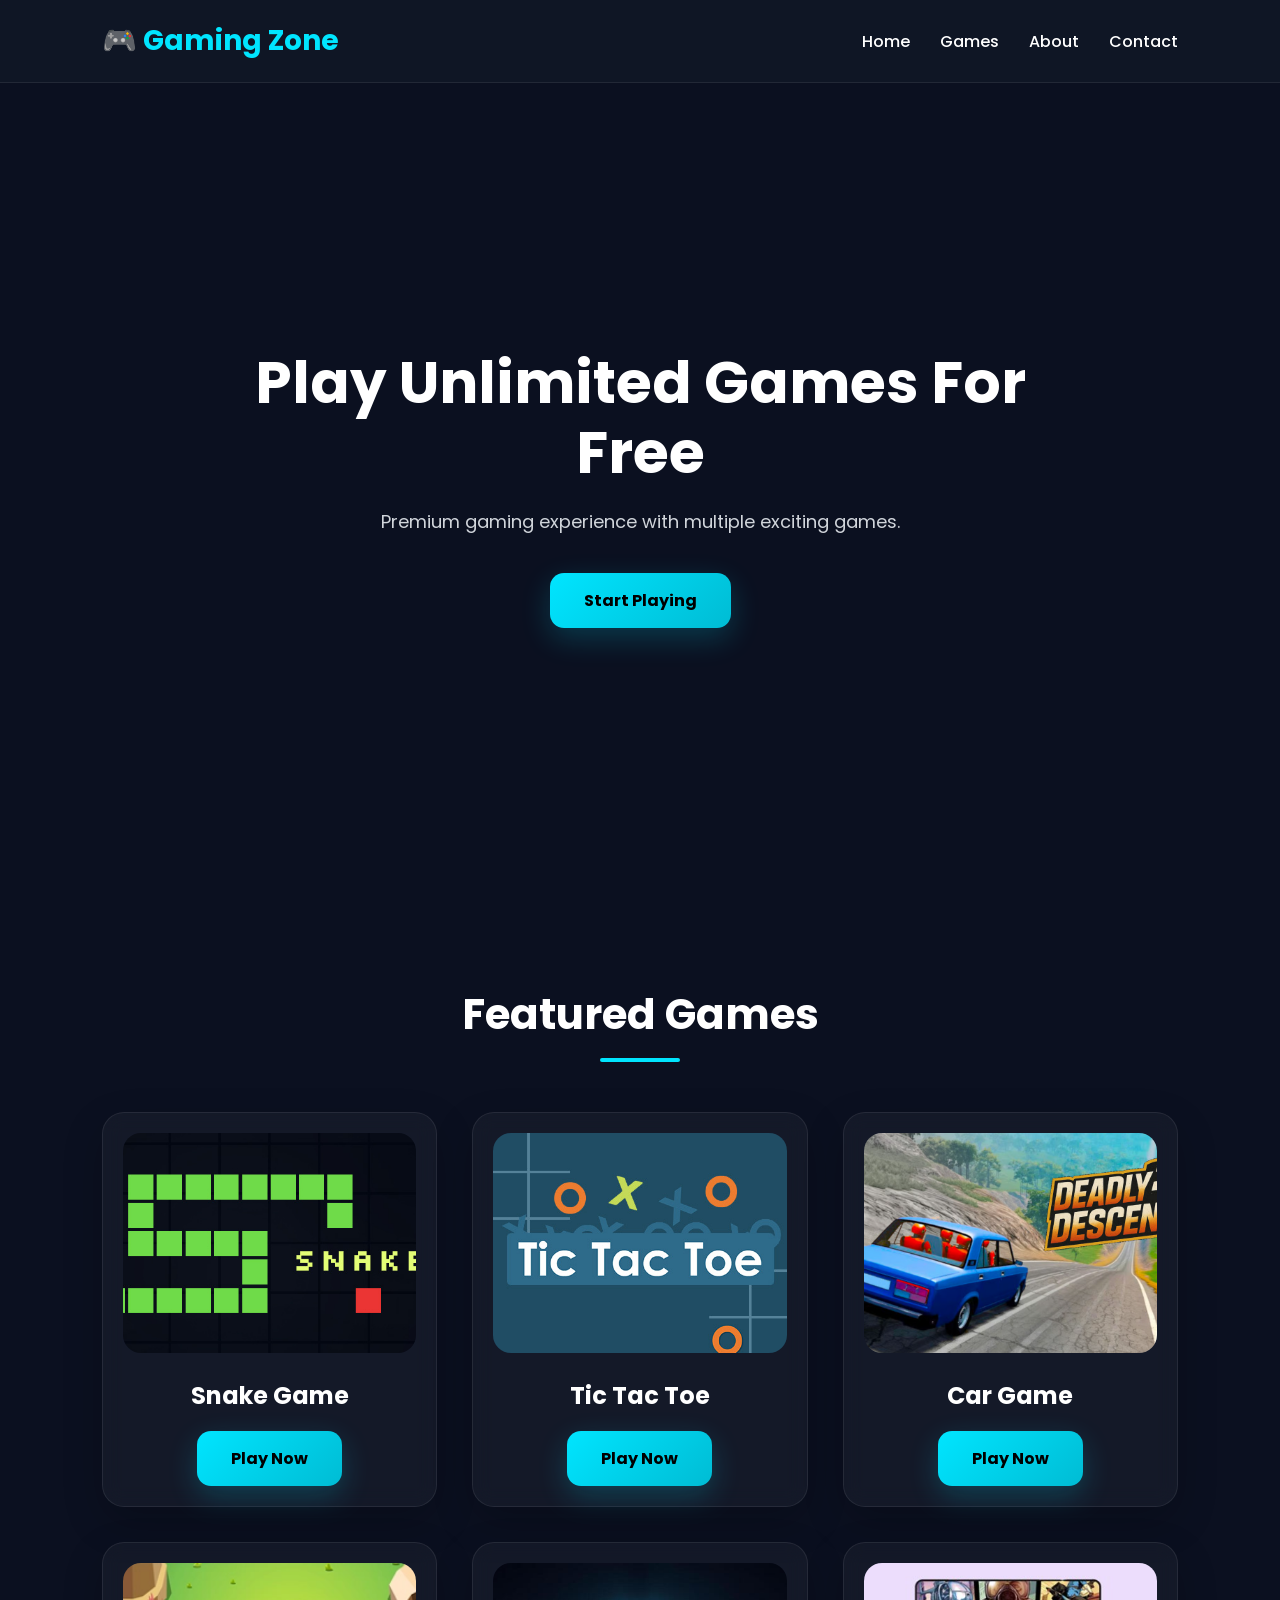
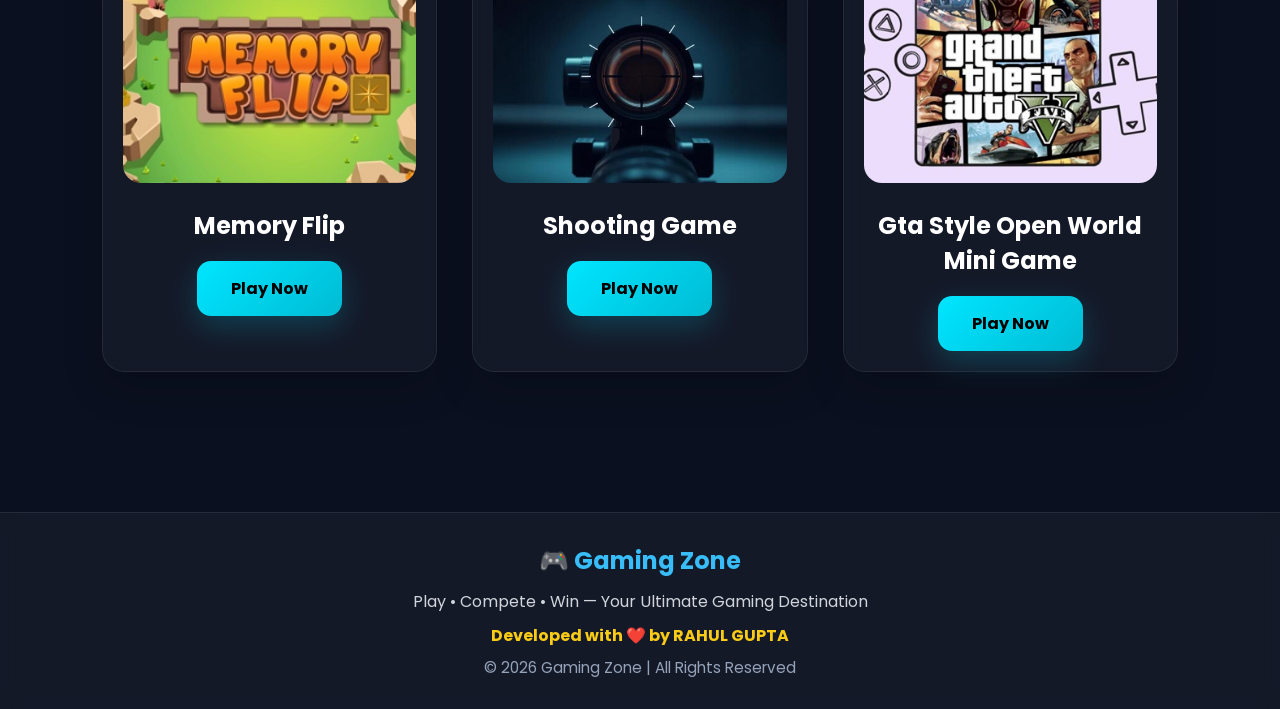
<file: index.html>
<!doctype html>
<html lang="en">
  <head>
    <meta charset="UTF-8" />
    <meta name="viewport" content="width=device-width, initial-scale=1.0" />
    <title>Ultimate Gaming Zone</title>
    <link rel="stylesheet" href="css/style.css" />
  </head>
  <body>
    <header>
      <nav class="navbar">
        <h1 class="logo">🎮 Gaming Zone</h1>
        <ul class="nav-links">
          <li><a href="index.html">Home</a></li>
          <li><a href="games.html">Games</a></li>
          <li><a href="about.html">About</a></li>
          <li><a href="contact.html">Contact</a></li>
        </ul>
      </nav>
    </header>

    <section class="hero">
      <div class="hero-content">
        <h2>Play Unlimited Games For Free</h2>
        <p>Premium gaming experience with multiple exciting games.</p>
        <a href="games.html" class="btn">Start Playing</a>
      </div>
    </section>

    <section class="featured">
      <h2>Featured Games</h2>
      <div class="game-grid">
        <div class="game-card">
          <img src="Snake_OG-logo.jpg" alt="Game" />
          <h3>Snake Game</h3>
          <a href="games/snake-game/snake-game.html" class="btn">Play Now</a>
        </div>

        <div class="game-card">
          <img src="TicTacToe.jpg" alt="Game" />
          <h3>Tic Tac Toe</h3>
          <a href="games/Tic Tac Toe/Tic Tac Toe.html" class="btn">Play Now</a>
        </div>

        <div class="game-card">
          <img src="carImg.avif" alt="Game" />
          <h3>Car Game</h3>
          <a href="games/car/car.html" class="btn">Play Now</a>
        </div>

        <div class="game-card">
          <img src="memoryflip.webp" alt="Game" />
          <h3>Memory Flip</h3>
          <a href="games/Memory Card/Memory Card.html" class="btn">Play Now</a>
        </div>

        <div class="game-card">
          <img src="shootingImg.jpeg" alt="Game" />
          <h3>Shooting Game</h3>
          <a href="games/Shooting/Shooting.html" class="btn">Play Now</a>
        </div>

        <div class="game-card">
          <img src="GTAImg.jpg" alt="Game" />
          <h3>Gta Style Open World Mini Game</h3>
          <a
            href="games/Gta Style Open World Mini Game/Gta Style.html"
            class="btn"
            >Play Now</a
          >
        </div>
      </div>
    </section>

    <footer>
      <div
        style="
          padding: 30px 20px;
          text-align: center;
          background: rgba(255, 255, 255, 0.04);
          border-top: 1px solid rgba(255, 255, 255, 0.08);
          backdrop-filter: blur(10px);
        "
      >
        <h3 style="color: #38bdf8; margin-bottom: 10px; font-size: 1.5rem">
          🎮 Gaming Zone
        </h3>
        <p style="color: #d1d5db; margin-bottom: 8px; line-height: 1.7">
          Play • Compete • Win — Your Ultimate Gaming Destination
        </p>
        <p style="color: #facc15; font-weight: bold; margin-bottom: 8px">
          Developed with ❤️ by RAHUL GUPTA
        </p>
        <p style="color: #94a3b8; font-size: 0.95rem">
          © 2026 Gaming Zone | All Rights Reserved
        </p>
      </div>
    </footer>

    <script src="js/script.js"></script>
  </body>
</html>
</file>
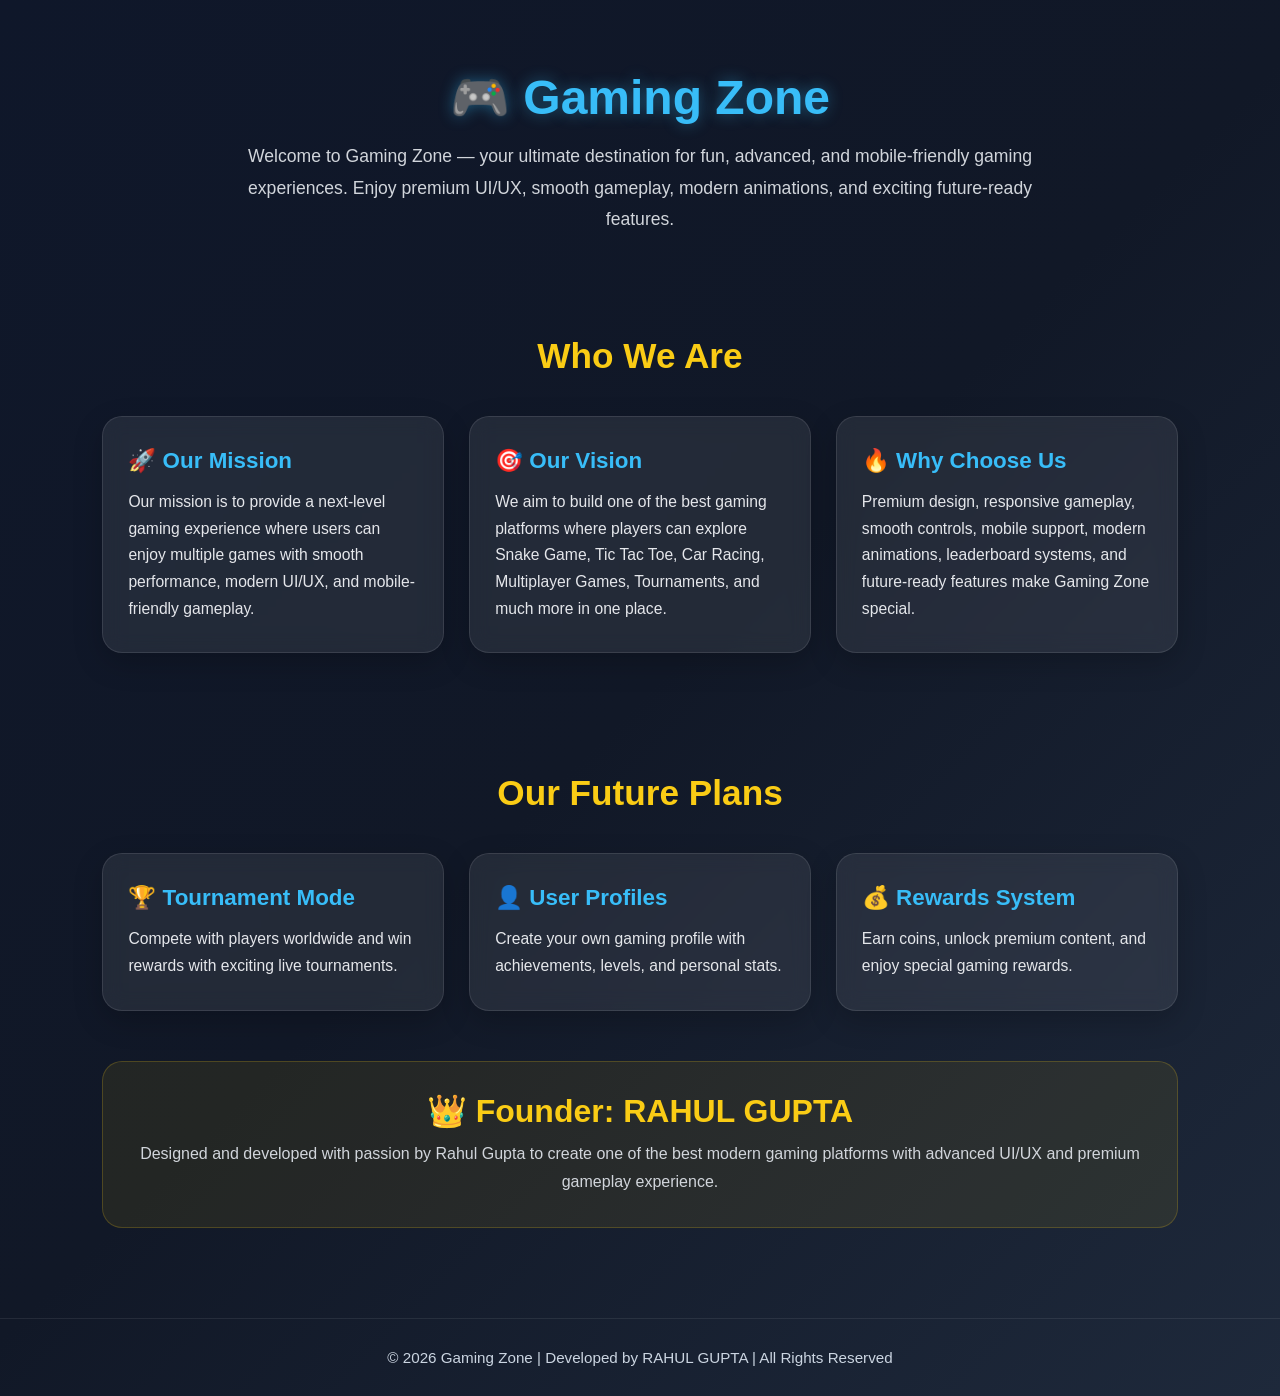
<file: about.html>
<!doctype html>
<html lang="en">
  <head>
    <meta charset="UTF-8" />
    <meta name="viewport" content="width=device-width, initial-scale=1.0" />
    <title>About Us | Gaming Zone</title>

    <style>
      * {
        margin: 0;
        padding: 0;
        box-sizing: border-box;
        font-family: Arial, sans-serif;
      }

      body {
        background: linear-gradient(135deg, #0f172a, #111827, #1e293b);
        color: white;
        min-height: 100vh;
      }

      .hero {
        text-align: center;
        padding: 70px 20px 40px;
      }

      .hero h1 {
        font-size: 3rem;
        margin-bottom: 15px;
        color: #38bdf8;
        text-shadow: 0 0 15px rgba(56, 189, 248, 0.4);
      }

      .hero p {
        max-width: 800px;
        margin: auto;
        font-size: 1.1rem;
        line-height: 1.8;
        color: #d1d5db;
      }

      section {
        padding: 60px 8%;
      }

      h2 {
        text-align: center;
        font-size: 2.2rem;
        margin-bottom: 40px;
        color: #facc15;
      }

      .game-grid {
        display: grid;
        grid-template-columns: repeat(auto-fit, minmax(280px, 1fr));
        gap: 25px;
      }

      .game-card {
        background: rgba(255, 255, 255, 0.08);
        border: 1px solid rgba(255, 255, 255, 0.1);
        border-radius: 20px;
        padding: 30px 25px;
        backdrop-filter: blur(10px);
        transition: 0.4s ease;
        box-shadow: 0 10px 30px rgba(0, 0, 0, 0.2);
      }

      .game-card:hover {
        transform: translateY(-10px);
        box-shadow: 0 15px 35px rgba(56, 189, 248, 0.25);
        border-color: rgba(56, 189, 248, 0.4);
      }

      .game-card h3 {
        font-size: 1.4rem;
        margin-bottom: 15px;
        color: #38bdf8;
      }

      .game-card p {
        line-height: 1.7;
        color: #e5e7eb;
        font-size: 0.98rem;
      }

      .owner-box {
        margin-top: 50px;
        text-align: center;
        padding: 30px;
        border-radius: 20px;
        background: rgba(250, 204, 21, 0.08);
        border: 1px solid rgba(250, 204, 21, 0.2);
      }

      .owner-box h3 {
        font-size: 2rem;
        color: #facc15;
        margin-bottom: 10px;
      }

      .owner-box p {
        color: #d1d5db;
        font-size: 1rem;
        line-height: 1.8;
      }

      footer {
        text-align: center;
        padding: 30px 20px;
        margin-top: 30px;
        border-top: 1px solid rgba(255, 255, 255, 0.08);
        color: #cbd5e1;
        font-size: 0.95rem;
      }

      @media (max-width: 768px) {
        .hero h1 {
          font-size: 2.2rem;
        }

        h2 {
          font-size: 1.8rem;
        }

        .game-card {
          padding: 24px 20px;
        }
      }
    </style>
  </head>
  <body>
    <div class="hero">
      <h1>🎮 Gaming Zone</h1>
      <p>
        Welcome to Gaming Zone — your ultimate destination for fun, advanced,
        and mobile-friendly gaming experiences. Enjoy premium UI/UX, smooth
        gameplay, modern animations, and exciting future-ready features.
      </p>
    </div>

    <section>
      <h2>Who We Are</h2>

      <div class="game-grid">
        <div class="game-card">
          <h3>🚀 Our Mission</h3>
          <p>
            Our mission is to provide a next-level gaming experience where users
            can enjoy multiple games with smooth performance, modern UI/UX, and
            mobile-friendly gameplay.
          </p>
        </div>

        <div class="game-card">
          <h3>🎯 Our Vision</h3>
          <p>
            We aim to build one of the best gaming platforms where players can
            explore Snake Game, Tic Tac Toe, Car Racing, Multiplayer Games,
            Tournaments, and much more in one place.
          </p>
        </div>

        <div class="game-card">
          <h3>🔥 Why Choose Us</h3>
          <p>
            Premium design, responsive gameplay, smooth controls, mobile
            support, modern animations, leaderboard systems, and future-ready
            features make Gaming Zone special.
          </p>
        </div>
      </div>
    </section>

    <section>
      <h2>Our Future Plans</h2>

      <div class="game-grid">
        <div class="game-card">
          <h3>🏆 Tournament Mode</h3>
          <p>
            Compete with players worldwide and win rewards with exciting live
            tournaments.
          </p>
        </div>

        <div class="game-card">
          <h3>👤 User Profiles</h3>
          <p>
            Create your own gaming profile with achievements, levels, and
            personal stats.
          </p>
        </div>

        <div class="game-card">
          <h3>💰 Rewards System</h3>
          <p>
            Earn coins, unlock premium content, and enjoy special gaming
            rewards.
          </p>
        </div>
      </div>

      <div class="owner-box">
        <h3>👑 Founder: RAHUL GUPTA</h3>
        <p>
          Designed and developed with passion by Rahul Gupta to create one of
          the best modern gaming platforms with advanced UI/UX and premium
          gameplay experience.
        </p>
      </div>
    </section>

    <footer>
      <p>© 2026 Gaming Zone | Developed by RAHUL GUPTA | All Rights Reserved</p>
    </footer>
  </body>
</html>
</file>
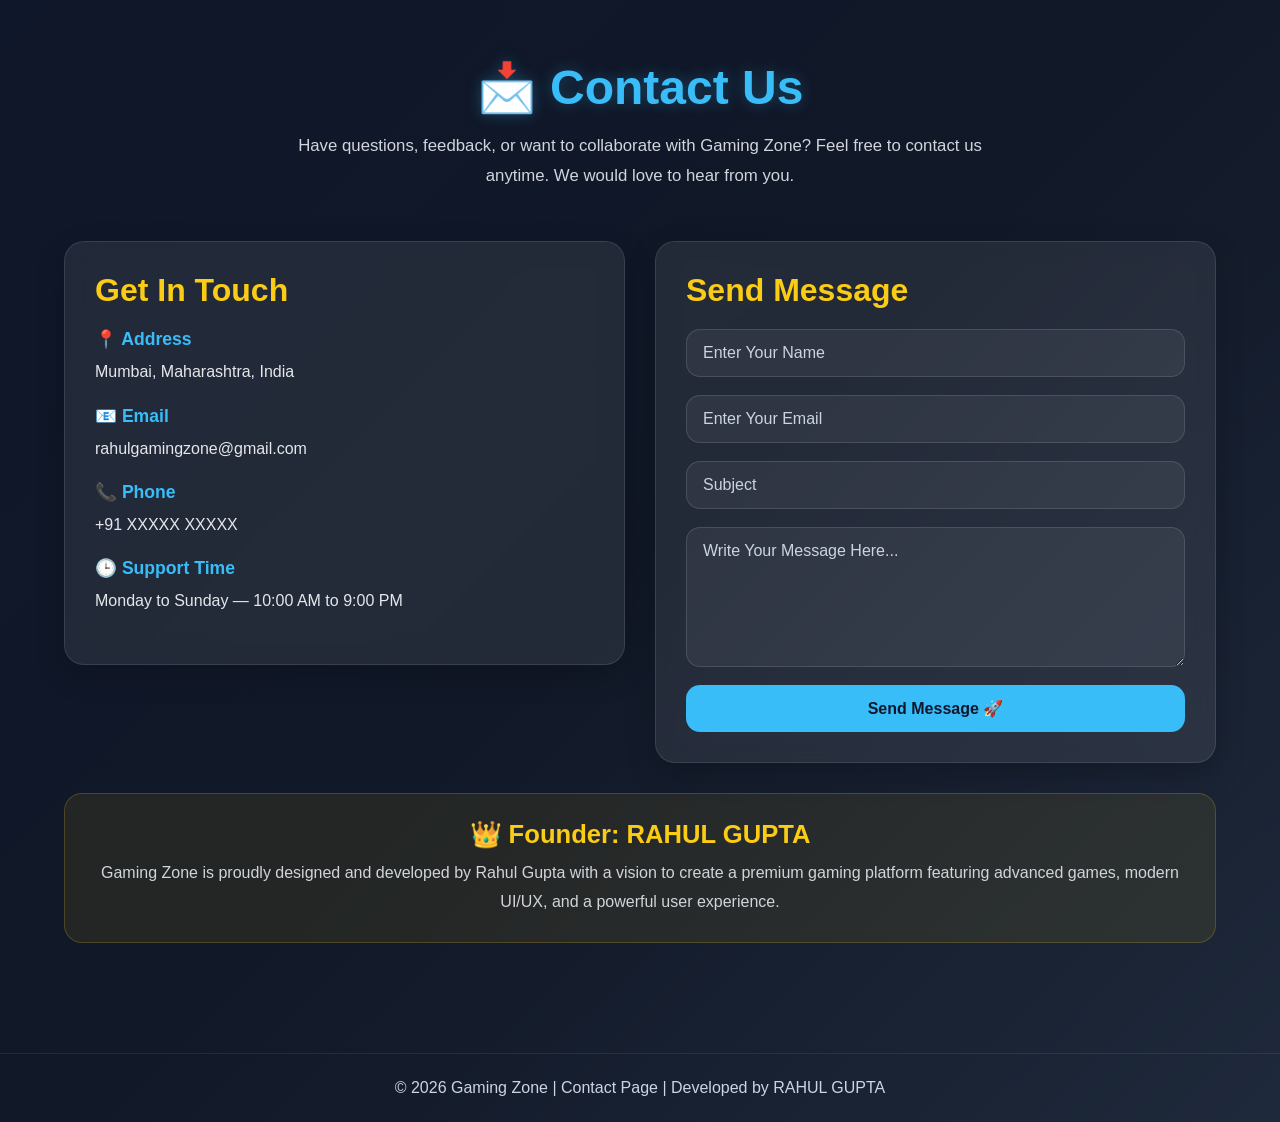
<file: contact.html>
<!doctype html>
<html lang="en">
  <head>
    <meta charset="UTF-8" />
    <meta name="viewport" content="width=device-width, initial-scale=1.0" />
    <title>Contact Us | Gaming Zone</title>

    <style>
      * {
        margin: 0;
        padding: 0;
        box-sizing: border-box;
        font-family: Arial, sans-serif;
      }

      body {
        background: linear-gradient(135deg, #0f172a, #111827, #1e293b);
        color: white;
        min-height: 100vh;
      }

      .container {
        width: 90%;
        max-width: 1200px;
        margin: auto;
        padding: 60px 0;
      }

      .hero {
        text-align: center;
        margin-bottom: 50px;
      }

      .hero h1 {
        font-size: 3rem;
        color: #38bdf8;
        margin-bottom: 15px;
        text-shadow: 0 0 15px rgba(56, 189, 248, 0.3);
      }

      .hero p {
        color: #d1d5db;
        max-width: 750px;
        margin: auto;
        line-height: 1.8;
        font-size: 1.05rem;
      }

      .contact-wrapper {
        display: grid;
        grid-template-columns: repeat(auto-fit, minmax(320px, 1fr));
        gap: 30px;
        align-items: start;
      }

      .card {
        background: rgba(255, 255, 255, 0.08);
        border: 1px solid rgba(255, 255, 255, 0.1);
        border-radius: 20px;
        padding: 30px;
        backdrop-filter: blur(10px);
        box-shadow: 0 10px 30px rgba(0, 0, 0, 0.2);
      }

      .card h2 {
        color: #facc15;
        margin-bottom: 20px;
        font-size: 2rem;
      }

      .info-box {
        margin-bottom: 20px;
      }

      .info-box h3 {
        color: #38bdf8;
        margin-bottom: 8px;
        font-size: 1.1rem;
      }

      .info-box p {
        color: #e5e7eb;
        line-height: 1.7;
      }

      form {
        display: flex;
        flex-direction: column;
        gap: 18px;
      }

      input,
      textarea {
        width: 100%;
        padding: 14px 16px;
        border: 1px solid rgba(255, 255, 255, 0.12);
        border-radius: 14px;
        background: rgba(255, 255, 255, 0.06);
        color: white;
        outline: none;
        font-size: 1rem;
      }

      input::placeholder,
      textarea::placeholder {
        color: #cbd5e1;
      }

      textarea {
        min-height: 140px;
        resize: vertical;
      }

      button {
        padding: 14px;
        border: none;
        border-radius: 14px;
        background: #38bdf8;
        color: #0f172a;
        font-size: 1rem;
        font-weight: bold;
        cursor: pointer;
        transition: 0.3s;
      }

      button:hover {
        transform: translateY(-3px);
        box-shadow: 0 10px 25px rgba(56, 189, 248, 0.3);
      }

      .owner-box {
        margin-top: 30px;
        text-align: center;
        padding: 25px;
        border-radius: 18px;
        background: rgba(250, 204, 21, 0.08);
        border: 1px solid rgba(250, 204, 21, 0.2);
      }

      .owner-box h3 {
        color: #facc15;
        margin-bottom: 10px;
        font-size: 1.6rem;
      }

      .owner-box p {
        color: #d1d5db;
        line-height: 1.8;
      }

      footer {
        text-align: center;
        padding: 25px;
        border-top: 1px solid rgba(255, 255, 255, 0.08);
        color: #cbd5e1;
        margin-top: 50px;
      }

      @media (max-width: 768px) {
        .hero h1 {
          font-size: 2.2rem;
        }

        .card h2 {
          font-size: 1.6rem;
        }
      }
    </style>
  </head>
  <body>
    <div class="container">
      <div class="hero">
        <h1>📩 Contact Us</h1>
        <p>
          Have questions, feedback, or want to collaborate with Gaming Zone?
          Feel free to contact us anytime. We would love to hear from you.
        </p>
      </div>

      <div class="contact-wrapper">
        <div class="card">
          <h2>Get In Touch</h2>

          <div class="info-box">
            <h3>📍 Address</h3>
            <p>Mumbai, Maharashtra, India</p>
          </div>

          <div class="info-box">
            <h3>📧 Email</h3>
            <p>rahulgamingzone@gmail.com</p>
          </div>

          <div class="info-box">
            <h3>📞 Phone</h3>
            <p>+91 XXXXX XXXXX</p>
          </div>

          <div class="info-box">
            <h3>🕒 Support Time</h3>
            <p>Monday to Sunday — 10:00 AM to 9:00 PM</p>
          </div>
        </div>

        <div class="card">
          <h2>Send Message</h2>

          <form>
            <input type="text" placeholder="Enter Your Name" required />
            <input type="email" placeholder="Enter Your Email" required />
            <input type="text" placeholder="Subject" required />
            <textarea placeholder="Write Your Message Here..."></textarea>
            <button type="submit">Send Message 🚀</button>
          </form>
        </div>
      </div>

      <div class="owner-box">
        <h3>👑 Founder: RAHUL GUPTA</h3>
        <p>
          Gaming Zone is proudly designed and developed by Rahul Gupta with a
          vision to create a premium gaming platform featuring advanced games,
          modern UI/UX, and a powerful user experience.
        </p>
      </div>
    </div>

    <footer>
      <p>© 2026 Gaming Zone | Contact Page | Developed by RAHUL GUPTA</p>
    </footer>
  </body>
</html>
</file>
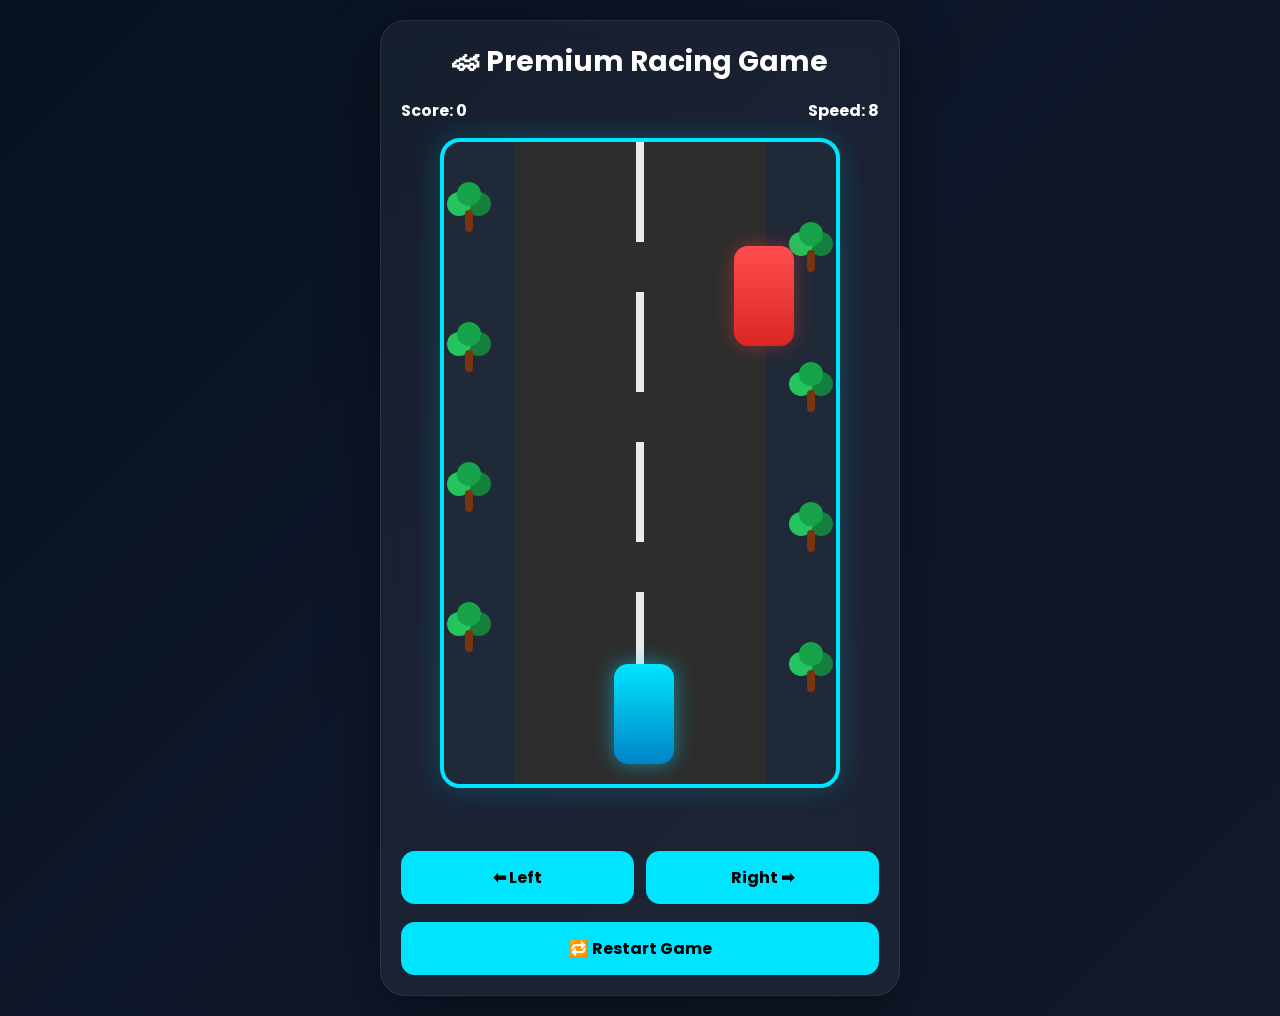
<file: games/car/car.html>
<!doctype html>
<html lang="en">
  <head>
    <meta charset="UTF-8" />
    <meta name="viewport" content="width=device-width, initial-scale=1.0" />
    <title>Advanced Car Racing Game</title>

    <style>
      @import url("https://fonts.googleapis.com/css2?family=Poppins:wght@400;500;600;700&display=swap");

      * {
        margin: 0;
        padding: 0;
        box-sizing: border-box;
        font-family: "Poppins", sans-serif;
      }

      body {
        background: linear-gradient(135deg, #07111f, #0f172a, #111827);
        min-height: 100vh;
        display: flex;
        justify-content: center;
        align-items: center;
        padding: 20px;
        color: #fff;
      }

      .game-box {
        width: 100%;
        max-width: 520px;
        background: rgba(255, 255, 255, 0.05);
        border: 1px solid rgba(255, 255, 255, 0.08);
        backdrop-filter: blur(14px);
        border-radius: 25px;
        padding: 20px;
        box-shadow: 0 20px 60px rgba(0, 0, 0, 0.4);
        text-align: center;
      }

      h1 {
        font-size: 28px;
        margin-bottom: 15px;
      }

      .top-bar {
        display: flex;
        justify-content: space-between;
        margin-bottom: 15px;
        font-weight: 700;
        font-size: 16px;
      }

      .game-area {
        position: relative;
        width: 100%;
        max-width: 400px;
        height: 650px;
        margin: auto;
        overflow: hidden;
        border-radius: 20px;
        border: 4px solid #00e5ff;
        background: linear-gradient(
          to right,
          #1f2937 0%,
          #1f2937 18%,
          #2d2d2d 18%,
          #2d2d2d 82%,
          #1f2937 82%,
          #1f2937 100%
        );
        box-shadow: 0 0 30px rgba(0, 229, 255, 0.2);
      }

      /* Road center lines */
      .road-line {
        position: absolute;
        width: 8px;
        height: 100px;
        background: white;
        left: 50%;
        transform: translateX(-50%);
        opacity: 0.9;
      }

      /* Trees */
      .tree {
        position: absolute;
        width: 30px;
        height: 50px;
      }

      .tree::before {
        content: "";
        position: absolute;
        width: 24px;
        height: 24px;
        background: #16a34a;
        border-radius: 50%;
        top: 0;
        left: 3px;
        box-shadow:
          -10px 10px #22c55e,
          10px 10px #15803d;
      }

      .tree::after {
        content: "";
        position: absolute;
        width: 8px;
        height: 22px;
        background: #78350f;
        bottom: 0;
        left: 11px;
        border-radius: 4px;
      }

      .player-car {
        position: absolute;
        width: 60px;
        height: 100px;
        bottom: 20px;
        left: 170px;
        border-radius: 14px;
        background: linear-gradient(to bottom, #00e5ff, #0284c7);
        box-shadow: 0 0 20px rgba(0, 229, 255, 0.5);
      }

      .enemy-car {
        position: absolute;
        width: 60px;
        height: 100px;
        top: -120px;
        left: 170px;
        border-radius: 14px;
        background: linear-gradient(to bottom, #ff4d4d, #dc2626);
        box-shadow: 0 0 20px rgba(255, 59, 59, 0.4);
      }

      .controls {
        display: flex;
        gap: 12px;
        margin-top: 18px;
      }

      button {
        flex: 1;
        padding: 14px;
        border: none;
        border-radius: 14px;
        background: #00e5ff;
        color: #000;
        font-weight: 700;
        font-size: 16px;
        cursor: pointer;
        transition: 0.3s;
      }

      button:hover {
        transform: translateY(-3px);
      }

      .game-over {
        margin-top: 15px;
        color: #ff4d4d;
        font-weight: 700;
        min-height: 30px;
        font-size: 18px;
      }

      @media (max-width: 600px) {
        .game-area {
          height: 520px;
        }

        .player-car,
        .enemy-car {
          width: 52px;
          height: 90px;
        }

        h1 {
          font-size: 22px;
        }
      }
    </style>
  </head>
  <body>
    <div class="game-box">
      <h1>🏎 Premium Racing Game</h1>

      <div class="top-bar">
        <div>Score: <span id="score">0</span></div>
        <div>Speed: <span id="speed">8</span></div>
      </div>

      <div class="game-area" id="gameArea">
        <!-- Road Lines -->
        <div class="road-line" style="top: 0px"></div>
        <div class="road-line" style="top: 150px"></div>
        <div class="road-line" style="top: 300px"></div>
        <div class="road-line" style="top: 450px"></div>

        <!-- Trees Left -->
        <div class="tree" style="left: 10px; top: 40px"></div>
        <div class="tree" style="left: 10px; top: 180px"></div>
        <div class="tree" style="left: 10px; top: 320px"></div>
        <div class="tree" style="left: 10px; top: 460px"></div>

        <!-- Trees Right -->
        <div class="tree" style="right: 10px; top: 80px"></div>
        <div class="tree" style="right: 10px; top: 220px"></div>
        <div class="tree" style="right: 10px; top: 360px"></div>
        <div class="tree" style="right: 10px; top: 500px"></div>

        <div class="player-car" id="playerCar"></div>
        <div class="enemy-car" id="enemyCar"></div>
      </div>

      <div class="game-over" id="gameOver"></div>

      <div class="controls">
        <button onclick="moveLeft()">⬅ Left</button>
        <button onclick="moveRight()">Right ➡</button>
      </div>

      <div class="controls">
        <button onclick="restartGame()">🔁 Restart Game</button>
      </div>
    </div>

    <script>
      const playerCar = document.getElementById("playerCar");
      const enemyCar = document.getElementById("enemyCar");
      const scoreEl = document.getElementById("score");
      const speedEl = document.getElementById("speed");
      const gameOverEl = document.getElementById("gameOver");

      let playerX = 170;
      let enemyY = -120;
      let enemyX = randomLane();
      let score = 0;
      let speed = 8; // faster start
      let gameRunning = true;

      function randomLane() {
        const lanes = [50, 170, 290];
        return lanes[Math.floor(Math.random() * lanes.length)];
      }

      function moveLeft() {
        if (playerX > 50) {
          playerX -= 120;
          playerCar.style.left = playerX + "px";
        }
      }

      function moveRight() {
        if (playerX < 290) {
          playerX += 120;
          playerCar.style.left = playerX + "px";
        }
      }

      document.addEventListener("keydown", (e) => {
        if (e.key === "ArrowLeft") moveLeft();
        if (e.key === "ArrowRight") moveRight();
      });

      function checkCollision() {
        if (enemyY > 460 && enemyY < 560 && enemyX === playerX) {
          gameOver();
        }
      }

      function gameOver() {
        gameRunning = false;
        gameOverEl.innerText = "💀 Game Over! Restart and race again!";
      }

      function restartGame() {
        playerX = 170;
        enemyY = -120;
        enemyX = randomLane();
        score = 0;
        speed = 8;
        gameRunning = true;

        playerCar.style.left = playerX + "px";
        enemyCar.style.left = enemyX + "px";
        enemyCar.style.top = enemyY + "px";

        scoreEl.innerText = score;
        speedEl.innerText = speed;
        gameOverEl.innerText = "";

        requestAnimationFrame(gameLoop);
      }

      function gameLoop() {
        if (!gameRunning) return;

        enemyY += speed;

        enemyCar.style.top = enemyY + "px";
        enemyCar.style.left = enemyX + "px";

        if (enemyY > 700) {
          enemyY = -120;
          enemyX = randomLane();

          score++;
          scoreEl.innerText = score;

          if (score % 3 === 0) {
            speed += 1; // faster increase
            speedEl.innerText = speed;
          }
        }

        checkCollision();
        requestAnimationFrame(gameLoop);
      }

      restartGame();
    </script>
  </body>
</html>
</file>
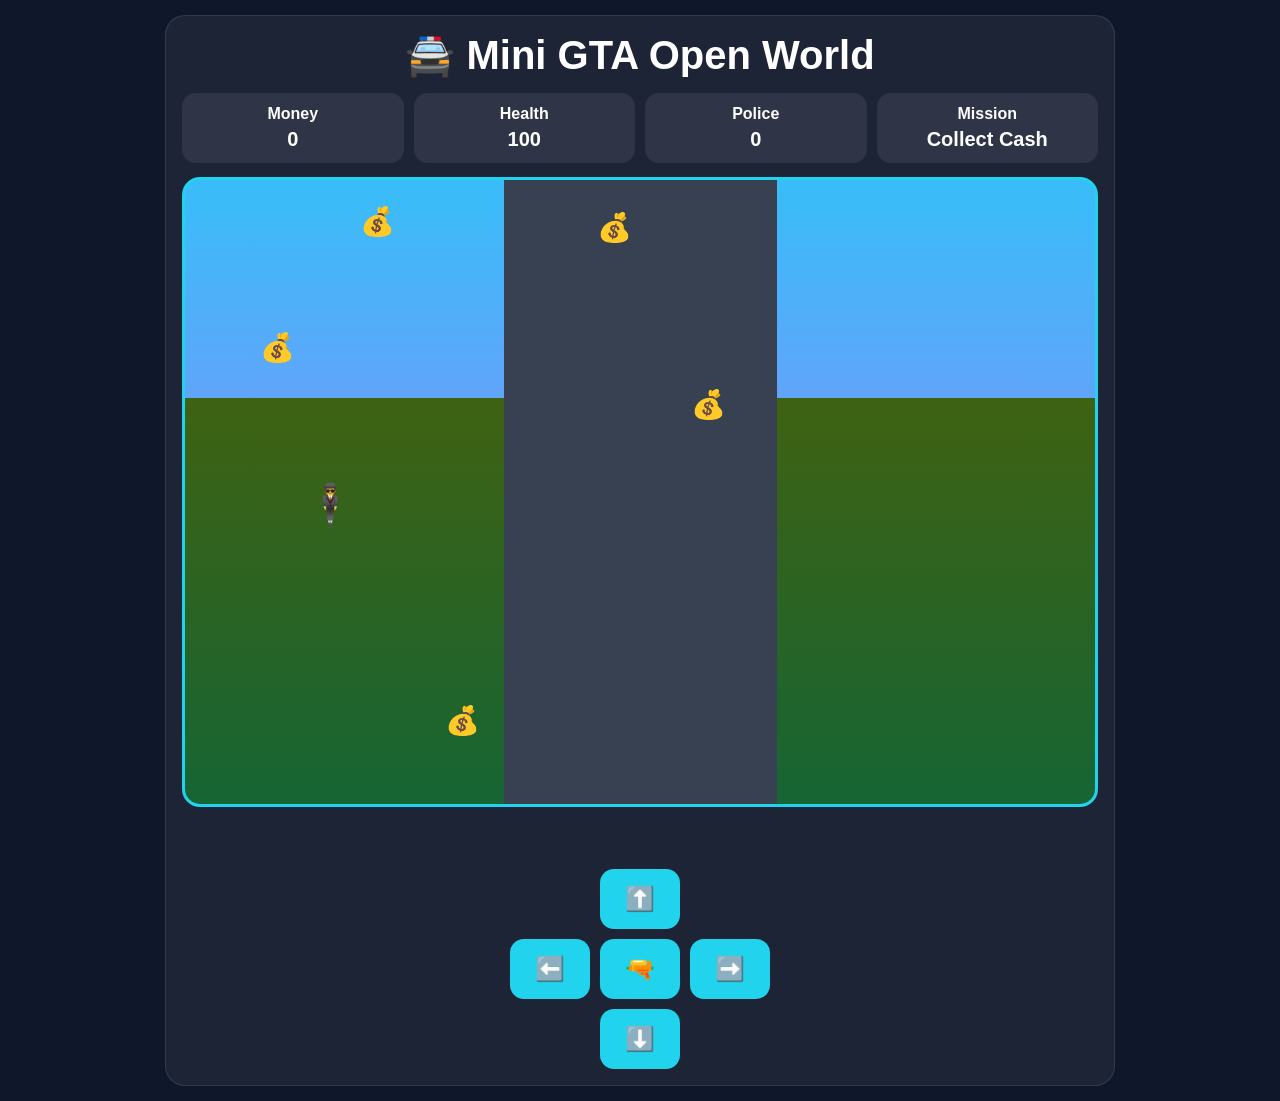
<file: games/Gta Style Open World Mini Game/Gta Style.html>
<!doctype html>
<html lang="en">
  <head>
    <meta charset="UTF-8" />
    <meta name="viewport" content="width=device-width, initial-scale=1.0" />
    <title>Mini GTA Style Game</title>
    <style>
      * {
        margin: 0;
        padding: 0;
        box-sizing: border-box;
        font-family: Arial, sans-serif;
      }
      body {
        background: #0f172a;
        display: flex;
        justify-content: center;
        align-items: center;
        min-height: 100vh;
        padding: 15px;
        color: #fff;
      }
      .game-box {
        width: 100%;
        max-width: 950px;
        background: rgba(255, 255, 255, 0.06);
        border: 1px solid rgba(255, 255, 255, 0.1);
        border-radius: 20px;
        padding: 16px;
      }
      h1 {
        text-align: center;
        margin-bottom: 14px;
        font-size: clamp(24px, 4vw, 40px);
      }
      .top-bar {
        display: grid;
        grid-template-columns: repeat(4, 1fr);
        gap: 10px;
        margin-bottom: 14px;
      }
      .card {
        background: rgba(255, 255, 255, 0.08);
        border-radius: 14px;
        padding: 12px;
        text-align: center;
        font-weight: bold;
      }
      .card span {
        display: block;
        margin-top: 5px;
        font-size: 20px;
      }
      .world {
        position: relative;
        width: 100%;
        height: 70vh;
        min-height: 450px;
        overflow: hidden;
        border-radius: 18px;
        border: 3px solid #22d3ee;
        background: linear-gradient(
          to bottom,
          #38bdf8 0%,
          #60a5fa 35%,
          #3f6212 35%,
          #166534 100%
        );
      }
      .road {
        position: absolute;
        bottom: 0;
        left: 35%;
        width: 30%;
        height: 100%;
        background: #374151;
      }
      .player {
        position: absolute;
        width: 50px;
        height: 50px;
        left: 120px;
        top: 300px;
        font-size: 42px;
        display: flex;
        justify-content: center;
        align-items: center;
        z-index: 2;
      }
      .enemy {
        position: absolute;
        font-size: 38px;
        z-index: 2;
      }
      .coin {
        position: absolute;
        font-size: 28px;
        z-index: 2;
      }
      .controls {
        display: grid;
        grid-template-columns: repeat(3, 80px);
        justify-content: center;
        gap: 10px;
        margin-top: 18px;
      }
      .btn {
        height: 60px;
        border: none;
        border-radius: 14px;
        font-size: 24px;
        font-weight: bold;
        background: #22d3ee;
        cursor: pointer;
      }
      .empty {
        visibility: hidden;
      }
      .message {
        text-align: center;
        margin-top: 14px;
        min-height: 30px;
        font-weight: bold;
        color: #4ade80;
      }
      @media (max-width: 700px) {
        .top-bar {
          grid-template-columns: repeat(2, 1fr);
        }
        .controls {
          grid-template-columns: repeat(3, 70px);
        }
        .btn {
          height: 55px;
        }
      }
    </style>
  </head>
  <body>
    <div class="game-box">
      <h1>🚔 Mini GTA Open World</h1>

      <div class="top-bar">
        <div class="card">Money<span id="money">0</span></div>
        <div class="card">Health<span id="health">100</span></div>
        <div class="card">Police<span id="wanted">0</span></div>
        <div class="card">Mission<span id="mission">Collect Cash</span></div>
      </div>

      <div class="world" id="world">
        <div class="road"></div>
        <div class="player" id="player">🕴️</div>
      </div>

      <div class="message" id="message"></div>

      <div class="controls">
        <button class="btn empty"></button>
        <button class="btn" onclick="move('up')">⬆️</button>
        <button class="btn empty"></button>

        <button class="btn" onclick="move('left')">⬅️</button>
        <button class="btn" onclick="attack()">🔫</button>
        <button class="btn" onclick="move('right')">➡️</button>

        <button class="btn empty"></button>
        <button class="btn" onclick="move('down')">⬇️</button>
        <button class="btn empty"></button>
      </div>
    </div>

    <script>
      const world = document.getElementById("world");
      const player = document.getElementById("player");
      const moneyEl = document.getElementById("money");
      const healthEl = document.getElementById("health");
      const wantedEl = document.getElementById("wanted");
      const messageEl = document.getElementById("message");

      let x = 120;
      let y = 300;
      let money = 0;
      let health = 100;
      let wanted = 0;

      function updatePlayer() {
        player.style.left = x + "px";
        player.style.top = y + "px";
      }

      function move(dir) {
        const step = 25;
        const maxX = world.clientWidth - 60;
        const maxY = world.clientHeight - 60;

        if (dir === "left") x -= step;
        if (dir === "right") x += step;
        if (dir === "up") y -= step;
        if (dir === "down") y += step;

        if (x < 0) x = 0;
        if (y < 0) y = 0;
        if (x > maxX) x = maxX;
        if (y > maxY) y = maxY;

        updatePlayer();
        checkCollision();
      }

      function spawnCoin() {
        const coin = document.createElement("div");
        coin.className = "coin";
        coin.innerText = "💰";
        coin.style.left = Math.random() * (world.clientWidth - 60) + "px";
        coin.style.top = Math.random() * (world.clientHeight - 80) + "px";
        world.appendChild(coin);
      }

      function spawnEnemy() {
        const enemy = document.createElement("div");
        enemy.className = "enemy";
        enemy.innerText = "👮";
        enemy.style.left = Math.random() * (world.clientWidth - 60) + "px";
        enemy.style.top = Math.random() * (world.clientHeight - 80) + "px";
        world.appendChild(enemy);
      }

      function checkCollision() {
        document.querySelectorAll(".coin").forEach((c) => {
          const cx = parseInt(c.style.left);
          const cy = parseInt(c.style.top);
          if (Math.abs(x - cx) < 40 && Math.abs(y - cy) < 40) {
            c.remove();
            money += 100;
            moneyEl.innerText = money;
            messageEl.innerText = "💸 Cash Collected!";
            if (money >= 500 && wanted === 0) {
              wanted = 1;
              wantedEl.innerText = wanted;
              messageEl.innerText = "🚔 Police Activated!";
              for (let i = 0; i < 2; i++) spawnEnemy();
            }
            spawnCoin();
          }
        });

        document.querySelectorAll(".enemy").forEach((e) => {
          const ex = parseInt(e.style.left);
          const ey = parseInt(e.style.top);
          if (Math.abs(x - ex) < 40 && Math.abs(y - ey) < 40) {
            health -= 10;
            healthEl.innerText = health;
            messageEl.innerText = "⚠️ Police Hit You!";
            e.style.left = Math.random() * (world.clientWidth - 60) + "px";
            e.style.top = Math.random() * (world.clientHeight - 80) + "px";
            if (health <= 0) {
              messageEl.innerText = "💀 Game Over";
            }
          }
        });
      }

      function attack() {
        let removed = false;
        document.querySelectorAll(".enemy").forEach((e) => {
          const ex = parseInt(e.style.left);
          const ey = parseInt(e.style.top);
          if (Math.abs(x - ex) < 120 && Math.abs(y - ey) < 120 && !removed) {
            e.remove();
            removed = true;
            wanted++;
            wantedEl.innerText = wanted;
            messageEl.innerText = "🔫 Police Down!";
            spawnEnemy();
          }
        });

        if (!removed) {
          messageEl.innerText = "❌ No Enemy Nearby";
        }
      }

      for (let i = 0; i < 5; i++) spawnCoin();
      updatePlayer();
    </script>
  </body>
</html>
</file>
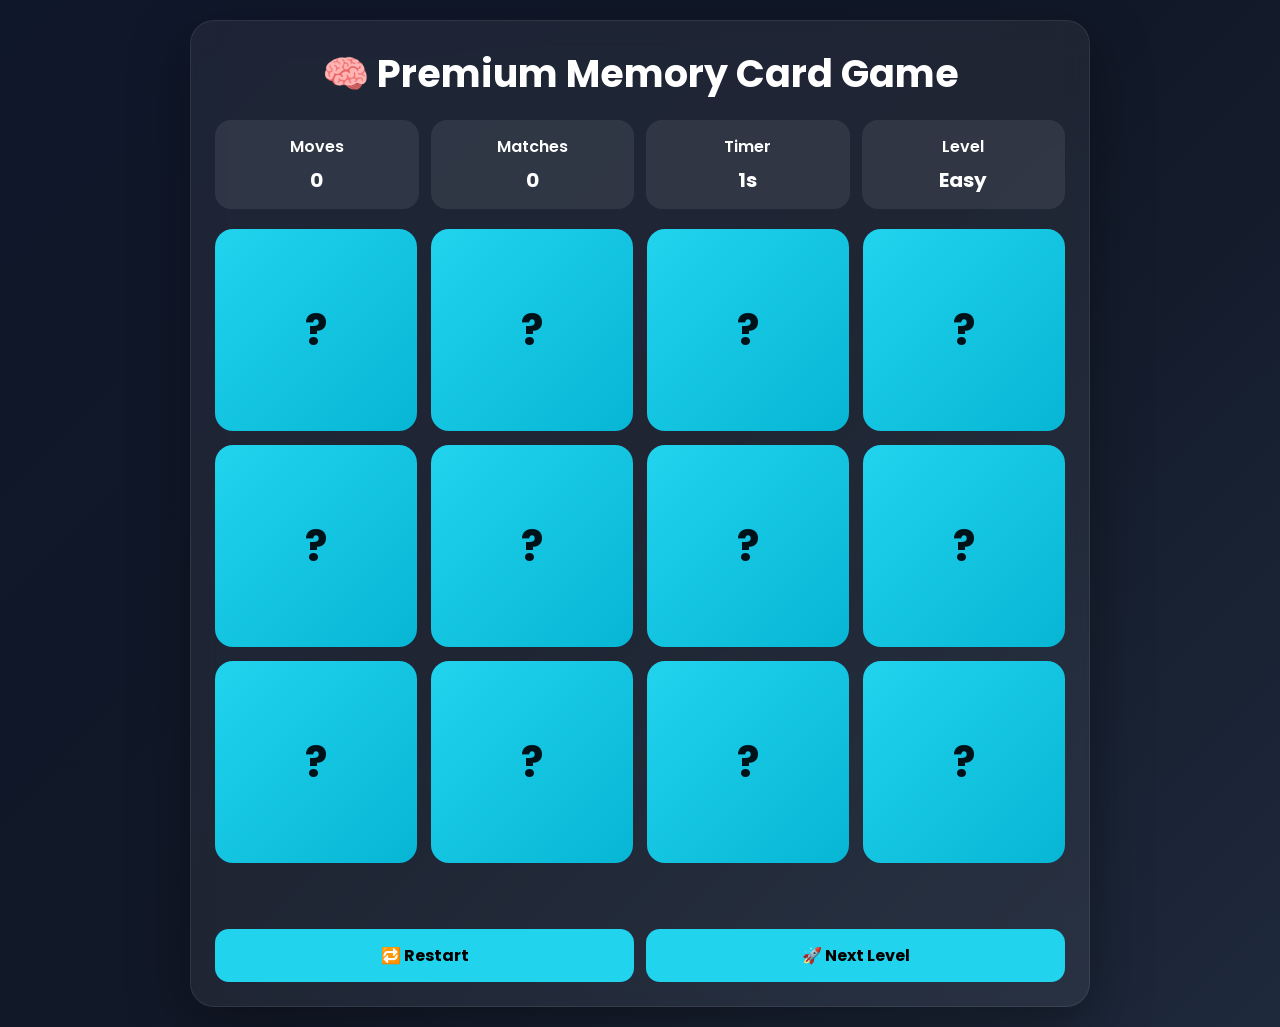
<file: games/Memory Card/Memory Card.html>
<!doctype html>
<html lang="en">
  <head>
    <meta charset="UTF-8" />
    <meta name="viewport" content="width=device-width, initial-scale=1.0" />
    <title>Advanced Memory Card Game</title>
    <style>
      @import url("https://fonts.googleapis.com/css2?family=Poppins:wght@400;500;600;700&display=swap");

      * {
        margin: 0;
        padding: 0;
        box-sizing: border-box;
        font-family: "Poppins", sans-serif;
      }

      body {
        min-height: 100vh;
        background: linear-gradient(135deg, #0f172a, #111827, #1e293b);
        display: flex;
        justify-content: center;
        align-items: center;
        padding: 20px;
        color: #fff;
      }

      .game-box {
        width: 100%;
        max-width: 900px;
        background: rgba(255, 255, 255, 0.06);
        border: 1px solid rgba(255, 255, 255, 0.08);
        border-radius: 24px;
        padding: 24px;
        backdrop-filter: blur(14px);
        box-shadow: 0 20px 60px rgba(0, 0, 0, 0.35);
      }

      h1 {
        text-align: center;
        margin-bottom: 18px;
        font-size: clamp(24px, 4vw, 38px);
      }

      .top-bar {
        display: grid;
        grid-template-columns: repeat(4, 1fr);
        gap: 12px;
        margin-bottom: 20px;
      }

      .stat {
        background: rgba(255, 255, 255, 0.08);
        border-radius: 16px;
        padding: 14px;
        text-align: center;
        font-weight: 600;
      }

      .stat span {
        display: block;
        margin-top: 6px;
        font-size: 20px;
        font-weight: 700;
      }

      .board {
        display: grid;
        grid-template-columns: repeat(4, 1fr);
        gap: 14px;
      }

      .card {
        aspect-ratio: 1/1;
        perspective: 1000px;
        cursor: pointer;
      }

      .inner {
        width: 100%;
        height: 100%;
        position: relative;
        transform-style: preserve-3d;
        transition: 0.5s;
      }

      .card.flipped .inner,
      .card.matched .inner {
        transform: rotateY(180deg);
      }

      .front,
      .back {
        position: absolute;
        inset: 0;
        border-radius: 18px;
        display: flex;
        justify-content: center;
        align-items: center;
        font-size: clamp(28px, 4vw, 42px);
        backface-visibility: hidden;
      }

      .front {
        background: linear-gradient(135deg, #22d3ee, #06b6d4);
        color: #001219;
        font-weight: 700;
      }

      .back {
        background: rgba(255, 255, 255, 0.08);
        border: 1px solid rgba(255, 255, 255, 0.08);
        transform: rotateY(180deg);
      }

      .actions {
        margin-top: 20px;
        display: flex;
        gap: 12px;
      }

      button {
        flex: 1;
        border: none;
        border-radius: 14px;
        padding: 14px;
        font-size: 16px;
        font-weight: 700;
        cursor: pointer;
        background: #22d3ee;
        color: #000;
      }

      .message {
        text-align: center;
        margin-top: 18px;
        min-height: 28px;
        font-weight: 700;
        font-size: 18px;
        color: #4ade80;
      }

      @media (max-width: 768px) {
        .top-bar {
          grid-template-columns: repeat(2, 1fr);
        }
      }

      @media (max-width: 560px) {
        .board {
          grid-template-columns: repeat(3, 1fr);
          gap: 10px;
        }
        .actions {
          flex-direction: column;
        }
      }
    </style>
  </head>
  <body>
    <div class="game-box">
      <h1>🧠 Premium Memory Card Game</h1>

      <div class="top-bar">
        <div class="stat">Moves<span id="moves">0</span></div>
        <div class="stat">Matches<span id="matches">0</span></div>
        <div class="stat">Timer<span id="timer">0s</span></div>
        <div class="stat">Level<span id="level">Easy</span></div>
      </div>

      <div class="board" id="board"></div>

      <div class="message" id="message"></div>

      <div class="actions">
        <button onclick="restartGame()">🔁 Restart</button>
        <button onclick="nextLevel()">🚀 Next Level</button>
      </div>
    </div>

    <script>
      const board = document.getElementById("board");
      const movesEl = document.getElementById("moves");
      const matchesEl = document.getElementById("matches");
      const timerEl = document.getElementById("timer");
      const levelEl = document.getElementById("level");
      const messageEl = document.getElementById("message");

      const allEmojis = [
        "🚗",
        "🚀",
        "🔥",
        "💎",
        "⚽",
        "🎯",
        "🎮",
        "👑",
        "🍕",
        "🎵",
        "🏆",
        "💖",
      ];
      const levels = [
        { name: "Easy", pairs: 6 },
        { name: "Medium", pairs: 8 },
        { name: "Hard", pairs: 10 },
      ];

      let levelIndex = 0;
      let cards = [];
      let firstCard = null;
      let secondCard = null;
      let lock = false;
      let moves = 0;
      let matches = 0;
      let seconds = 0;
      let timer;

      function shuffle(arr) {
        return arr.sort(() => Math.random() - 0.5);
      }

      function startTimer() {
        clearInterval(timer);
        seconds = 0;
        timerEl.innerText = "0s";
        timer = setInterval(() => {
          seconds++;
          timerEl.innerText = seconds + "s";
        }, 1000);
      }

      function createBoard() {
        board.innerHTML = "";
        messageEl.innerText = "";
        firstCard = null;
        secondCard = null;
        lock = false;
        moves = 0;
        matches = 0;
        movesEl.innerText = 0;
        matchesEl.innerText = 0;

        const config = levels[levelIndex];
        levelEl.innerText = config.name;

        const selected = allEmojis.slice(0, config.pairs);
        cards = shuffle([...selected, ...selected]);

        cards.forEach((emoji, index) => {
          const card = document.createElement("div");
          card.className = "card";
          card.dataset.value = emoji;

          card.innerHTML = `
      <div class="inner">
        <div class="front">?</div>
        <div class="back">${emoji}</div>
      </div>
    `;

          card.addEventListener("click", () => flipCard(card));
          board.appendChild(card);
        });

        startTimer();
      }

      function flipCard(card) {
        if (
          lock ||
          card.classList.contains("flipped") ||
          card.classList.contains("matched")
        )
          return;

        card.classList.add("flipped");

        if (!firstCard) {
          firstCard = card;
          return;
        }

        secondCard = card;
        moves++;
        movesEl.innerText = moves;
        lock = true;

        if (firstCard.dataset.value === secondCard.dataset.value) {
          firstCard.classList.add("matched");
          secondCard.classList.add("matched");
          matches++;
          matchesEl.innerText = matches;
          resetTurn();

          if (matches === levels[levelIndex].pairs) {
            clearInterval(timer);
            messageEl.innerText = "🏆 Level Complete! Great Job!";
          }
        } else {
          setTimeout(() => {
            firstCard.classList.remove("flipped");
            secondCard.classList.remove("flipped");
            resetTurn();
          }, 800);
        }
      }

      function resetTurn() {
        firstCard = null;
        secondCard = null;
        lock = false;
      }

      function restartGame() {
        createBoard();
      }

      function nextLevel() {
        if (levelIndex < levels.length - 1) {
          levelIndex++;
        } else {
          levelIndex = 0;
        }
        createBoard();
      }

      createBoard();
    </script>
  </body>
</html>
</file>
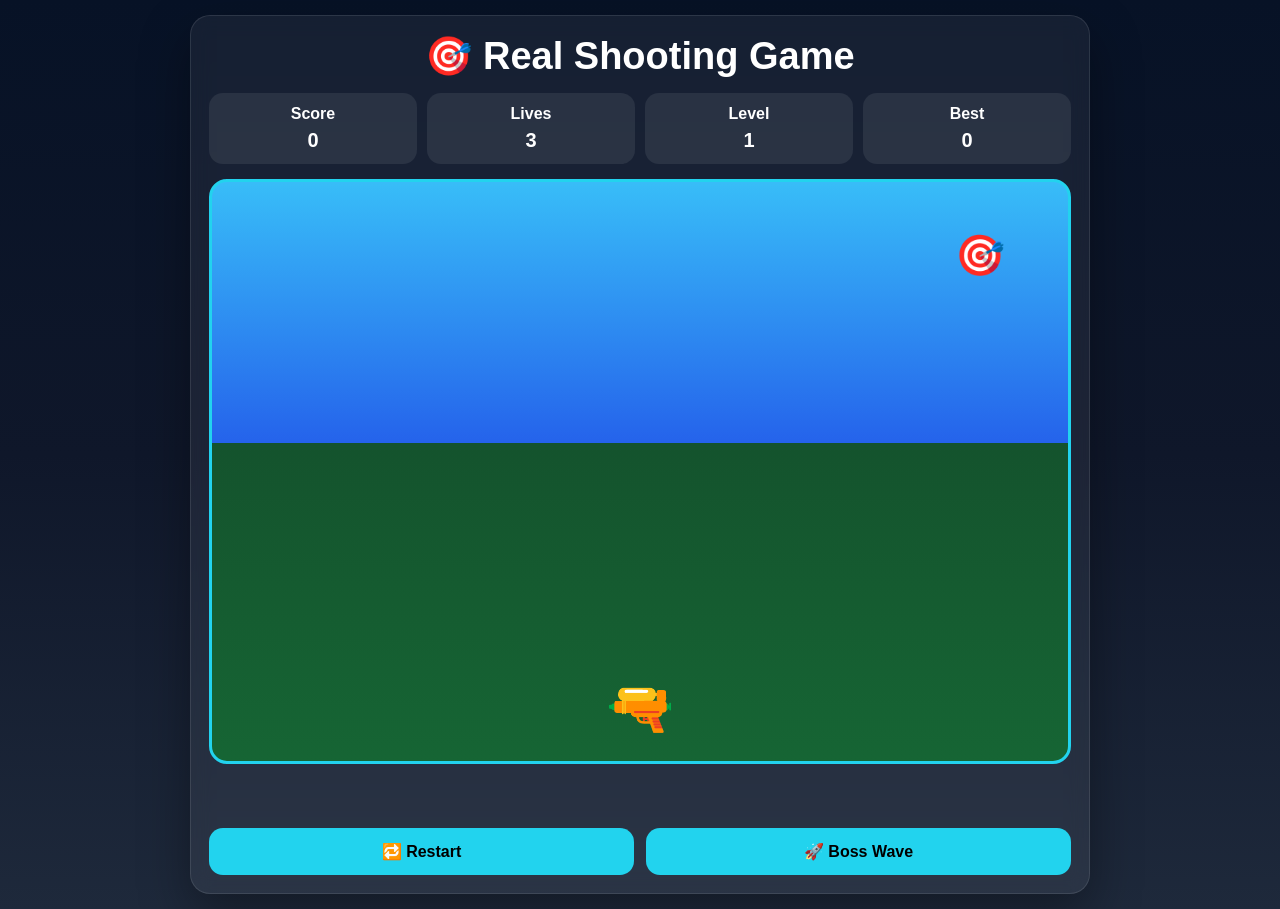
<file: games/Shooting/Shooting.html>
<!doctype html>
<html lang="en">
  <head>
    <meta charset="UTF-8" />
    <meta name="viewport" content="width=device-width, initial-scale=1.0" />
    <title>Advanced Mobile Shooting Game</title>
    <style>
      * {
        margin: 0;
        padding: 0;
        box-sizing: border-box;
        font-family: Arial, sans-serif;
      }

      body {
        background: linear-gradient(to bottom, #071226, #0f172a, #1e293b);
        min-height: 100vh;
        display: flex;
        justify-content: center;
        align-items: center;
        padding: 15px;
        color: white;
      }

      .game-box {
        width: 100%;
        max-width: 900px;
        background: rgba(255, 255, 255, 0.06);
        border: 1px solid rgba(255, 255, 255, 0.1);
        border-radius: 20px;
        padding: 18px;
        backdrop-filter: blur(10px);
        box-shadow: 0 20px 50px rgba(0, 0, 0, 0.35);
      }

      h1 {
        text-align: center;
        margin-bottom: 15px;
        font-size: clamp(24px, 4vw, 38px);
      }

      .stats {
        display: grid;
        grid-template-columns: repeat(4, 1fr);
        gap: 10px;
        margin-bottom: 15px;
      }

      .card {
        background: rgba(255, 255, 255, 0.08);
        border-radius: 14px;
        padding: 12px;
        text-align: center;
        font-weight: bold;
      }

      .card span {
        display: block;
        margin-top: 6px;
        font-size: 20px;
      }

      .game-area {
        position: relative;
        width: 100%;
        height: 65vh;
        min-height: 420px;
        overflow: hidden;
        border-radius: 18px;
        border: 3px solid #22d3ee;
        background: linear-gradient(
          to bottom,
          #38bdf8 0%,
          #2563eb 45%,
          #14532d 45%,
          #166534 100%
        );
        touch-action: none;
      }

      .player {
        position: absolute;
        bottom: 20px;
        left: 50%;
        transform: translateX(-50%);
        font-size: 55px;
        z-index: 10;
        user-select: none;
      }

      .enemy {
        position: absolute;
        font-size: 40px;
        cursor: pointer;
        user-select: none;
      }

      .bullet {
        position: absolute;
        width: 8px;
        height: 18px;
        background: white;
        border-radius: 10px;
        box-shadow: 0 0 10px white;
      }

      .message {
        text-align: center;
        min-height: 35px;
        margin-top: 14px;
        font-weight: bold;
        font-size: 18px;
        color: #4ade80;
      }

      .buttons {
        display: flex;
        gap: 12px;
        margin-top: 15px;
      }

      button {
        flex: 1;
        border: none;
        padding: 14px;
        border-radius: 14px;
        background: #22d3ee;
        font-size: 16px;
        font-weight: bold;
        cursor: pointer;
      }

      button:hover {
        transform: scale(1.02);
      }

      @media (max-width: 700px) {
        .stats {
          grid-template-columns: repeat(2, 1fr);
        }

        .buttons {
          flex-direction: column;
        }

        .player {
          font-size: 48px;
        }

        .enemy {
          font-size: 34px;
        }
      }
    </style>
  </head>
  <body>
    <div class="game-box">
      <h1>🎯 Real Shooting Game</h1>

      <div class="stats">
        <div class="card">Score <span id="score">0</span></div>
        <div class="card">Lives <span id="lives">3</span></div>
        <div class="card">Level <span id="level">1</span></div>
        <div class="card">Best <span id="best">0</span></div>
      </div>

      <div class="game-area" id="gameArea">
        <div class="player" id="player">🔫</div>
      </div>

      <div class="message" id="message"></div>

      <div class="buttons">
        <button onclick="restartGame()">🔁 Restart</button>
        <button onclick="bossWave()">🚀 Boss Wave</button>
      </div>
    </div>

    <script>
      const gameArea = document.getElementById("gameArea");
      const player = document.getElementById("player");
      const scoreEl = document.getElementById("score");
      const livesEl = document.getElementById("lives");
      const levelEl = document.getElementById("level");
      const bestEl = document.getElementById("best");
      const messageEl = document.getElementById("message");

      let score = 0;
      let lives = 3;
      let level = 1;
      let running = true;
      let enemyLoop;
      let best = localStorage.getItem("bestShoot") || 0;
      bestEl.innerText = best;

      function createEnemy(type = "normal") {
        if (!running) return;

        const enemy = document.createElement("div");
        enemy.className = "enemy";
        enemy.innerText = type === "boss" ? "👾" : "🎯";

        const maxX = gameArea.clientWidth - 60;
        let x = Math.random() * maxX;
        let y = -50;
        let speed = type === "boss" ? 2 + level : 3 + level;

        enemy.style.left = x + "px";
        enemy.style.top = y + "px";
        gameArea.appendChild(enemy);

        const fall = setInterval(() => {
          if (!running) {
            clearInterval(fall);
            enemy.remove();
            return;
          }

          y += speed;
          enemy.style.top = y + "px";

          if (y > gameArea.clientHeight - 80) {
            clearInterval(fall);
            enemy.remove();
            lives--;
            livesEl.innerText = lives;

            if (lives <= 0) gameOver();
          }
        }, 20);

        enemy.addEventListener("click", () => {
          clearInterval(fall);
          enemy.remove();

          score += type === "boss" ? 5 : 1;
          scoreEl.innerText = score;

          if (score > best) {
            best = score;
            localStorage.setItem("bestShoot", best);
            bestEl.innerText = best;
          }

          if (score % 10 === 0) {
            level++;
            levelEl.innerText = level;
            messageEl.innerText = "🔥 Level Up!";
            setTimeout(() => {
              messageEl.innerText = "";
            }, 1200);
          }
        });
      }

      function startGameLoop() {
        clearInterval(enemyLoop);
        enemyLoop = setInterval(
          () => {
            createEnemy();
          },
          Math.max(900 - level * 80, 300),
        );
      }

      function bossWave() {
        for (let i = 0; i < 4; i++) {
          setTimeout(() => {
            createEnemy("boss");
          }, i * 250);
        }
      }

      function gameOver() {
        running = false;
        clearInterval(enemyLoop);
        messageEl.innerText = "💀 Game Over! Press Restart";
      }

      function restartGame() {
        document.querySelectorAll(".enemy").forEach((e) => e.remove());

        score = 0;
        lives = 3;
        level = 1;
        running = true;

        scoreEl.innerText = score;
        livesEl.innerText = lives;
        levelEl.innerText = level;
        messageEl.innerText = "";

        startGameLoop();
      }

      // Mobile player movement
      let dragging = false;

      function movePlayer(clientX) {
        const rect = gameArea.getBoundingClientRect();
        let x = clientX - rect.left;

        if (x < 30) x = 30;
        if (x > rect.width - 30) x = rect.width - 30;

        player.style.left = x + "px";
      }

      gameArea.addEventListener("mousemove", (e) => {
        movePlayer(e.clientX);
      });

      gameArea.addEventListener("touchmove", (e) => {
        movePlayer(e.touches[0].clientX);
      });

      restartGame();
    </script>
  </body>
</html>
</file>
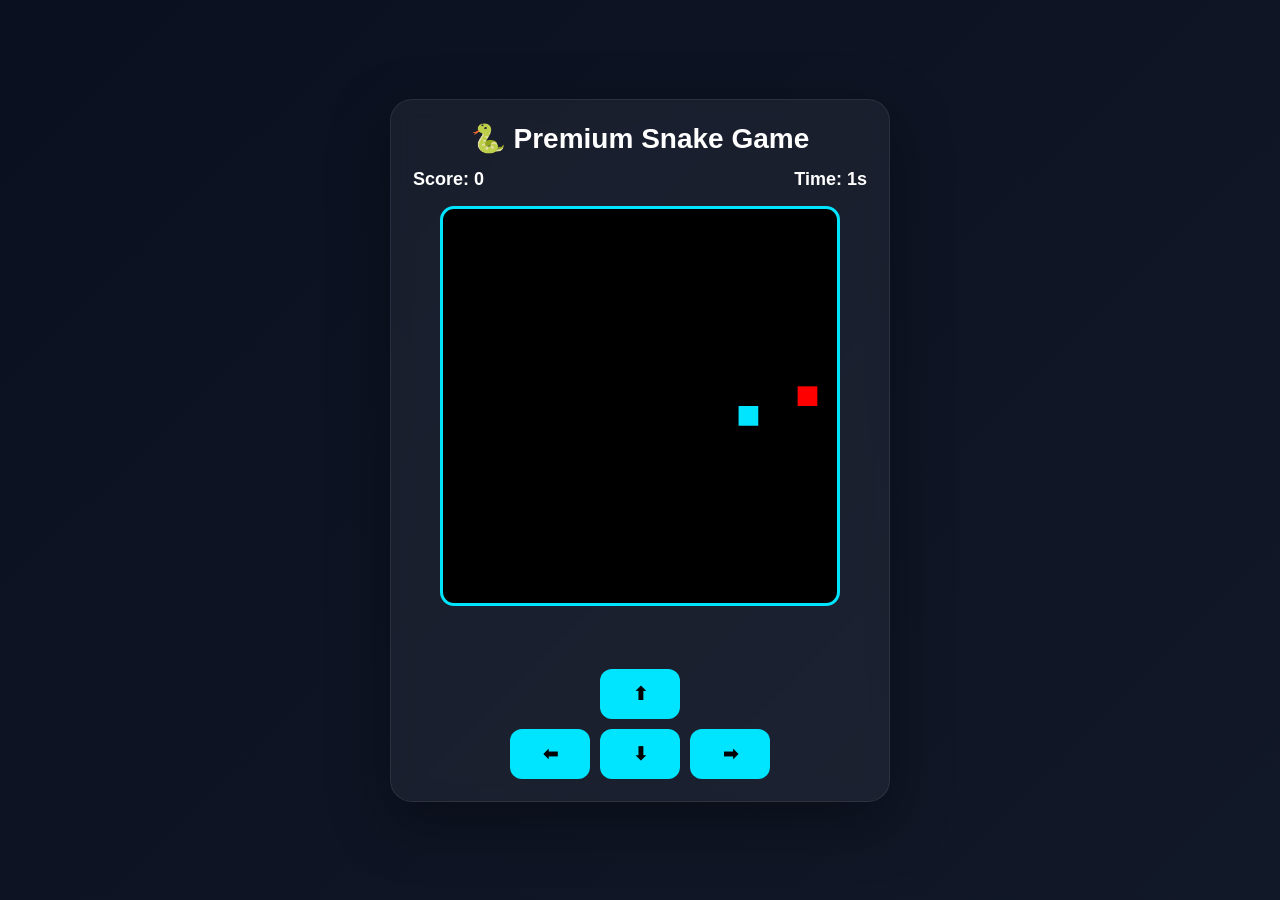
<file: games/snake-game/snake-game.html>
<!doctype html>
<html lang="en">
  <head>
    <meta charset="UTF-8" />
    <meta name="viewport" content="width=device-width, initial-scale=1.0" />
    <title>Premium Snake Game</title>

    <style>
      * {
        margin: 0;
        padding: 0;
        box-sizing: border-box;
        font-family: Arial, sans-serif;
      }

      body {
        background: linear-gradient(135deg, #0b1020, #111827);
        min-height: 100vh;
        display: flex;
        justify-content: center;
        align-items: center;
        color: white;
        padding: 20px;
      }

      .game-box {
        width: 100%;
        max-width: 500px;
        background: rgba(255, 255, 255, 0.05);
        border-radius: 22px;
        padding: 22px;
        text-align: center;
        border: 1px solid rgba(255, 255, 255, 0.08);
        box-shadow: 0 20px 60px rgba(0, 0, 0, 0.35);
        backdrop-filter: blur(10px);
      }

      h1 {
        margin-bottom: 14px;
        font-size: 28px;
      }

      .top-bar {
        display: flex;
        justify-content: space-between;
        margin-bottom: 16px;
        font-size: 18px;
        font-weight: bold;
      }

      canvas {
        width: 100%;
        max-width: 400px;
        background: #000;
        border: 3px solid #00e5ff;
        border-radius: 14px;
        touch-action: none;
      }

      .controls {
        margin-top: 20px;
        display: grid;
        grid-template-columns: repeat(3, 1fr);
        gap: 10px;
        max-width: 260px;
        margin-left: auto;
        margin-right: auto;
      }

      button {
        padding: 14px;
        border: none;
        border-radius: 12px;
        background: #00e5ff;
        font-size: 18px;
        font-weight: bold;
        cursor: pointer;
      }

      .restart-btn {
        margin-top: 15px;
        width: 100%;
        background: #22c55e;
        display: none;
      }

      .empty {
        visibility: hidden;
      }

      .game-over {
        margin-top: 15px;
        color: #ff4d4d;
        font-weight: bold;
        min-height: 24px;
      }

      @media (max-width: 600px) {
        h1 {
          font-size: 22px;
        }

        .top-bar {
          font-size: 15px;
        }
      }
    </style>
  </head>
  <body>
    <div class="game-box">
      <h1>🐍 Premium Snake Game</h1>

      <div class="top-bar">
        <div>Score: <span id="score">0</span></div>
        <div>Time: <span id="timer">0</span>s</div>
      </div>

      <canvas id="game" width="400" height="400"></canvas>

      <div class="game-over" id="gameOver"></div>

      <button class="restart-btn" id="restartBtn" onclick="restartGame()">
        🔁 Restart Game
      </button>

      <div class="controls">
        <div class="empty"></div>
        <button onclick="setDirection('UP')">⬆</button>
        <div class="empty"></div>

        <button onclick="setDirection('LEFT')">⬅</button>
        <button onclick="setDirection('DOWN')">⬇</button>
        <button onclick="setDirection('RIGHT')">➡</button>
      </div>
    </div>

    <script>
      const canvas = document.getElementById("game");
      const ctx = canvas.getContext("2d");
      const scoreEl = document.getElementById("score");
      const timerEl = document.getElementById("timer");
      const gameOverEl = document.getElementById("gameOver");
      const restartBtn = document.getElementById("restartBtn");

      const box = 20;

      let snake;
      let direction;
      let score;
      let seconds;
      let running;
      let food;
      let gameLoop;
      let timerLoop;

      function createFood() {
        return {
          x: Math.floor(Math.random() * 20) * box,
          y: Math.floor(Math.random() * 20) * box,
        };
      }

      function startGame() {
        snake = [{ x: 200, y: 200 }];
        direction = "RIGHT";
        score = 0;
        seconds = 0;
        running = true;
        food = createFood();

        scoreEl.innerText = score;
        timerEl.innerText = seconds;
        gameOverEl.innerText = "";
        restartBtn.style.display = "none";

        clearInterval(gameLoop);
        clearInterval(timerLoop);

        gameLoop = setInterval(drawGame, 150);
        timerLoop = setInterval(() => {
          if (running) {
            seconds++;
            timerEl.innerText = seconds;
          }
        }, 1000);
      }

      function restartGame() {
        startGame();
      }

      function setDirection(dir) {
        if (dir === "UP" && direction !== "DOWN") direction = "UP";
        if (dir === "DOWN" && direction !== "UP") direction = "DOWN";
        if (dir === "LEFT" && direction !== "RIGHT") direction = "LEFT";
        if (dir === "RIGHT" && direction !== "LEFT") direction = "RIGHT";
      }

      document.addEventListener("keydown", (e) => {
        if (e.key === "ArrowUp") setDirection("UP");
        if (e.key === "ArrowDown") setDirection("DOWN");
        if (e.key === "ArrowLeft") setDirection("LEFT");
        if (e.key === "ArrowRight") setDirection("RIGHT");
      });

      let touchStartX = 0;
      let touchStartY = 0;

      canvas.addEventListener("touchstart", function (e) {
        touchStartX = e.touches[0].clientX;
        touchStartY = e.touches[0].clientY;
      });

      canvas.addEventListener("touchend", function (e) {
        let touchEndX = e.changedTouches[0].clientX;
        let touchEndY = e.changedTouches[0].clientY;

        let dx = touchEndX - touchStartX;
        let dy = touchEndY - touchStartY;

        if (Math.abs(dx) > Math.abs(dy)) {
          if (dx > 0) setDirection("RIGHT");
          else setDirection("LEFT");
        } else {
          if (dy > 0) setDirection("DOWN");
          else setDirection("UP");
        }
      });

      function collision(head, arr) {
        for (let i = 0; i < arr.length; i++) {
          if (head.x === arr[i].x && head.y === arr[i].y) {
            return true;
          }
        }
        return false;
      }

      function stopGame() {
        running = false;
        clearInterval(gameLoop);
        clearInterval(timerLoop);

        gameOverEl.innerText = "Game Over 💀 Restart karke fir se khelo!";
        restartBtn.style.display = "block";
      }

      function drawGame() {
        if (!running) return;

        ctx.clearRect(0, 0, 400, 400);

        ctx.fillStyle = "red";
        ctx.fillRect(food.x, food.y, box, box);

        for (let i = 0; i < snake.length; i++) {
          ctx.fillStyle = i === 0 ? "#00e5ff" : "white";
          ctx.fillRect(snake[i].x, snake[i].y, box, box);
        }

        let headX = snake[0].x;
        let headY = snake[0].y;

        if (direction === "UP") headY -= box;
        if (direction === "DOWN") headY += box;
        if (direction === "LEFT") headX -= box;
        if (direction === "RIGHT") headX += box;

        if (headX < 0 || headX >= 400 || headY < 0 || headY >= 400) {
          stopGame();
          return;
        }

        const newHead = { x: headX, y: headY };

        if (collision(newHead, snake)) {
          stopGame();
          return;
        }

        if (headX === food.x && headY === food.y) {
          score++;
          scoreEl.innerText = score;
          food = createFood();
        } else {
          snake.pop();
        }

        snake.unshift(newHead);
      }

      startGame();
    </script>
  </body>
</html>
</file>
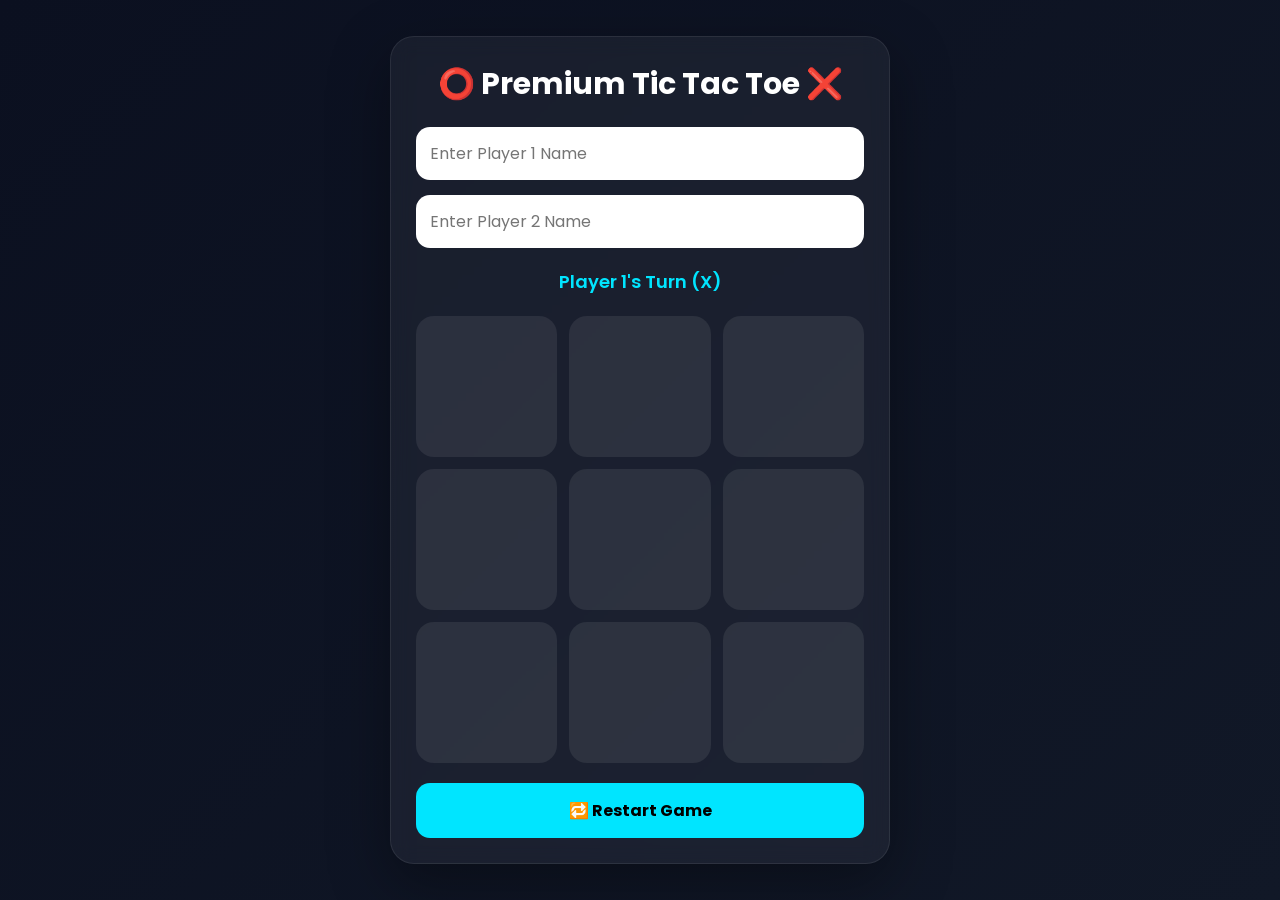
<file: games/Tic Tac Toe/Tic Tac Toe.html>
<!doctype html>
<html lang="en">
  <head>
    <meta charset="UTF-8" />
    <meta name="viewport" content="width=device-width, initial-scale=1.0" />
    <title>Premium Tic Tac Toe</title>

    <style>
      @import url("https://fonts.googleapis.com/css2?family=Poppins:wght@400;500;600;700&display=swap");

      * {
        margin: 0;
        padding: 0;
        box-sizing: border-box;
        font-family: "Poppins", sans-serif;
      }

      body {
        min-height: 100vh;
        background: linear-gradient(135deg, #0b1020, #111827);
        display: flex;
        justify-content: center;
        align-items: center;
        padding: 20px;
        color: white;
      }

      .game-box {
        width: 100%;
        max-width: 500px;
        background: rgba(255, 255, 255, 0.05);
        border: 1px solid rgba(255, 255, 255, 0.08);
        border-radius: 24px;
        padding: 25px;
        text-align: center;
        backdrop-filter: blur(10px);
        box-shadow: 0 20px 60px rgba(0, 0, 0, 0.35);
        animation: fadeUp 0.8s ease;
      }

      h1 {
        margin-bottom: 20px;
        font-size: 30px;
      }

      .players {
        display: grid;
        gap: 15px;
        margin-bottom: 20px;
      }

      input {
        width: 100%;
        padding: 14px;
        border: none;
        border-radius: 14px;
        outline: none;
        font-size: 16px;
      }

      .status {
        margin-bottom: 20px;
        font-size: 18px;
        font-weight: 600;
        color: #00e5ff;
        min-height: 28px;
      }

      .board {
        display: grid;
        grid-template-columns: repeat(3, 1fr);
        gap: 12px;
        margin-bottom: 20px;
      }

      .cell {
        aspect-ratio: 1/1;
        background: rgba(255, 255, 255, 0.08);
        border-radius: 18px;
        display: flex;
        justify-content: center;
        align-items: center;
        font-size: 42px;
        font-weight: 700;
        cursor: pointer;
        transition: 0.3s;
        user-select: none;
      }

      .cell:hover {
        transform: scale(1.05);
        background: rgba(0, 229, 255, 0.15);
      }

      button {
        width: 100%;
        padding: 15px;
        border: none;
        border-radius: 14px;
        background: #00e5ff;
        color: black;
        font-size: 16px;
        font-weight: 700;
        cursor: pointer;
        transition: 0.3s;
      }

      button:hover {
        transform: translateY(-3px);
      }

      @keyframes fadeUp {
        from {
          opacity: 0;
          transform: translateY(40px);
        }
        to {
          opacity: 1;
          transform: translateY(0);
        }
      }

      @media (max-width: 600px) {
        h1 {
          font-size: 24px;
        }

        .cell {
          font-size: 34px;
        }

        .status {
          font-size: 16px;
        }
      }
    </style>
  </head>
  <body>
    <div class="game-box">
      <h1>⭕ Premium Tic Tac Toe ❌</h1>

      <div class="players">
        <input type="text" id="player1" placeholder="Enter Player 1 Name" />
        <input type="text" id="player2" placeholder="Enter Player 2 Name" />
      </div>

      <div class="status" id="status">Enter player names and start playing</div>

      <div class="board" id="board">
        <div class="cell" onclick="playMove(0)"></div>
        <div class="cell" onclick="playMove(1)"></div>
        <div class="cell" onclick="playMove(2)"></div>
        <div class="cell" onclick="playMove(3)"></div>
        <div class="cell" onclick="playMove(4)"></div>
        <div class="cell" onclick="playMove(5)"></div>
        <div class="cell" onclick="playMove(6)"></div>
        <div class="cell" onclick="playMove(7)"></div>
        <div class="cell" onclick="playMove(8)"></div>
      </div>

      <button onclick="restartGame()">🔁 Restart Game</button>
    </div>

    <script>
      const cells = document.querySelectorAll(".cell");
      const statusText = document.getElementById("status");
      const player1Input = document.getElementById("player1");
      const player2Input = document.getElementById("player2");

      let board = ["", "", "", "", "", "", "", "", ""];
      let currentPlayer = "X";
      let gameRunning = true;

      const winPatterns = [
        [0, 1, 2],
        [3, 4, 5],
        [6, 7, 8],
        [0, 3, 6],
        [1, 4, 7],
        [2, 5, 8],
        [0, 4, 8],
        [2, 4, 6],
      ];

      function getPlayerName(symbol) {
        const p1 = player1Input.value.trim() || "Player 1";
        const p2 = player2Input.value.trim() || "Player 2";
        return symbol === "X" ? p1 : p2;
      }

      function playMove(index) {
        if (board[index] !== "" || !gameRunning) return;

        board[index] = currentPlayer;
        cells[index].innerText = currentPlayer;

        checkWinner();
      }

      function checkWinner() {
        let winnerFound = false;

        for (let pattern of winPatterns) {
          const [a, b, c] = pattern;

          if (board[a] && board[a] === board[b] && board[a] === board[c]) {
            winnerFound = true;
            const winnerName = getPlayerName(currentPlayer);

            statusText.innerText = `🏆 Winner: ${winnerName} (${currentPlayer})`;
            gameRunning = false;
            return;
          }
        }

        if (!board.includes("")) {
          statusText.innerText = "🤝 Match Draw!";
          gameRunning = false;
          return;
        }

        currentPlayer = currentPlayer === "X" ? "O" : "X";
        statusText.innerText = `${getPlayerName(currentPlayer)}'s Turn (${currentPlayer})`;
      }

      function restartGame() {
        board = ["", "", "", "", "", "", "", "", ""];
        currentPlayer = "X";
        gameRunning = true;

        cells.forEach((cell) => {
          cell.innerText = "";
        });

        statusText.innerText = `${getPlayerName(currentPlayer)}'s Turn (${currentPlayer})`;
      }

      restartGame();
    </script>
  </body>
</html>
</file>
<file: css/style.css>
/* Google Font */
@import url("https://fonts.googleapis.com/css2?family=Poppins:wght@300;400;500;600;700&display=swap");

* {
  margin: 0;
  padding: 0;
  box-sizing: border-box;
  font-family: "Poppins", sans-serif;
}

html {
  scroll-behavior: smooth;
}

body {
  background: #0b1020;
  color: #ffffff;
  overflow-x: hidden;
}

/* Navbar */

.navbar {
  width: 100%;
  padding: 20px 8%;
  display: flex;
  justify-content: space-between;
  align-items: center;
  background: rgba(17, 24, 39, 0.85);
  backdrop-filter: blur(12px);
  position: sticky;
  top: 0;
  z-index: 999;
  border-bottom: 1px solid rgba(255, 255, 255, 0.08);
}

.logo {
  font-size: 28px;
  font-weight: 700;
  color: #00e5ff;
  cursor: pointer;
  transition: 0.3s;
}

.logo:hover {
  transform: scale(1.05);
}

.nav-links {
  display: flex;
  list-style: none;
  gap: 30px;
}

.nav-links li a {
  text-decoration: none;
  color: #ffffff;
  font-size: 16px;
  font-weight: 500;
  position: relative;
  transition: 0.3s;
}

.nav-links li a::after {
  content: "";
  width: 0%;
  height: 2px;
  background: #00e5ff;
  position: absolute;
  left: 0;
  bottom: -6px;
  transition: 0.3s;
}

.nav-links li a:hover {
  color: #00e5ff;
}

.nav-links li a:hover::after {
  width: 100%;
}

/* Hero Section */

.hero {
  min-height: 90vh;
  display: flex;
  justify-content: center;
  align-items: center;
  text-align: center;
  padding: 60px 20px;
  background:
    linear-gradient(rgba(11, 16, 32, 0.7), rgba(11, 16, 32, 0.8)),
    url("https://images.unsplash.com/photo-1511512578047-dfb367046420?auto=format&fit=crop&w=1600&q=80");
  background-size: cover;
  background-position: center;
}

.hero-content {
  max-width: 800px;
  animation: fadeUp 1s ease;
}

.hero h2 {
  font-size: 58px;
  font-weight: 700;
  margin-bottom: 20px;
  line-height: 1.2;
}

.hero p {
  font-size: 18px;
  color: #d1d5db;
  margin-bottom: 35px;
  line-height: 1.7;
}

/* Button */

.btn {
  display: inline-block;
  padding: 15px 34px;
  background: linear-gradient(135deg, #00e5ff, #00bcd4);
  color: #000;
  text-decoration: none;
  font-size: 16px;
  font-weight: 700;
  border-radius: 14px;
  transition: 0.35s;
  box-shadow: 0 10px 30px rgba(0, 229, 255, 0.2);
}

.btn:hover {
  transform: translateY(-4px) scale(1.03);
  box-shadow: 0 16px 35px rgba(0, 229, 255, 0.35);
}

/* Featured Section */

.featured {
  padding: 90px 8%;
}

.featured h2 {
  text-align: center;
  font-size: 42px;
  margin-bottom: 50px;
  position: relative;
}

.featured h2::after {
  content: "";
  width: 80px;
  height: 4px;
  background: #00e5ff;
  display: block;
  margin: 12px auto 0;
  border-radius: 20px;
}

/* Game Grid */

.game-grid {
  display: grid;
  grid-template-columns: repeat(auto-fit, minmax(280px, 1fr));
  gap: 35px;
}

/* Game Card */

.game-card {
  background: rgba(255, 255, 255, 0.04);
  border: 1px solid rgba(255, 255, 255, 0.08);
  border-radius: 22px;
  padding: 20px;
  text-align: center;
  transition: 0.4s;
  backdrop-filter: blur(10px);
  box-shadow: 0 15px 40px rgba(0, 0, 0, 0.2);
  animation: fadeUp 1s ease;
}

.game-card:hover {
  transform: translateY(-10px);
  border-color: rgba(0, 229, 255, 0.4);
  box-shadow: 0 20px 50px rgba(0, 229, 255, 0.12);
}

.game-card img {
  width: 100%;
  height: 220px;
  object-fit: cover;
  border-radius: 18px;
  margin-bottom: 18px;
}

.game-card h3 {
  font-size: 24px;
  margin-bottom: 18px;
}

/* Footer */

footer {
  margin-top: 50px;
}

.footer-box {
  padding: 30px 20px;
  text-align: center;
  background: rgba(255, 255, 255, 0.04);
  border-top: 1px solid rgba(255, 255, 255, 0.08);
  backdrop-filter: blur(10px);
  -webkit-backdrop-filter: blur(10px);
}

.footer-box h3 {
  color: #38bdf8;
  margin-bottom: 10px;
  font-size: 1.5rem;
  font-weight: bold;
  letter-spacing: 1px;
}

.footer-box .tagline {
  color: #d1d5db;
  margin-bottom: 8px;
  line-height: 1.7;
  font-size: 1rem;
}

.footer-box .developer {
  color: #facc15;
  font-weight: bold;
  margin-bottom: 8px;
  font-size: 1rem;
}

.footer-box .copyright {
  color: #94a3b8;
  font-size: 0.95rem;
}

@media (max-width: 768px) {
  .footer-box {
    padding: 25px 15px;
  }

  .footer-box h3 {
    font-size: 1.3rem;
  }

  .footer-box .tagline,
  .footer-box .developer,
  .footer-box .copyright {
    font-size: 0.9rem;
  }
}

/* Animation */

@keyframes fadeUp {
  from {
    opacity: 0;
    transform: translateY(40px);
  }
  to {
    opacity: 1;
    transform: translateY(0);
  }
}

/* Tablet */

@media (max-width: 992px) {
  .hero h2 {
    font-size: 42px;
  }

  .featured h2 {
    font-size: 34px;
  }
}

/* Mobile */

@media (max-width: 768px) {
  .navbar {
    flex-direction: column;
    gap: 18px;
    padding: 18px 5%;
  }

  .nav-links {
    gap: 18px;
    flex-wrap: wrap;
    justify-content: center;
  }

  .hero {
    min-height: 80vh;
  }

  .hero h2 {
    font-size: 32px;
  }

  .hero p {
    font-size: 15px;
  }

  .featured {
    padding: 70px 5%;
  }

  .featured h2 {
    font-size: 28px;
  }

  .game-card h3 {
    font-size: 20px;
  }

  .btn {
    padding: 13px 26px;
    font-size: 14px;
  }
}

/* Small Mobile */

@media (max-width: 480px) {
  .hero h2 {
    font-size: 26px;
  }

  .logo {
    font-size: 22px;
  }

  .nav-links li a {
    font-size: 14px;
  }

  .game-card {
    padding: 16px;
  }
}
</file>
